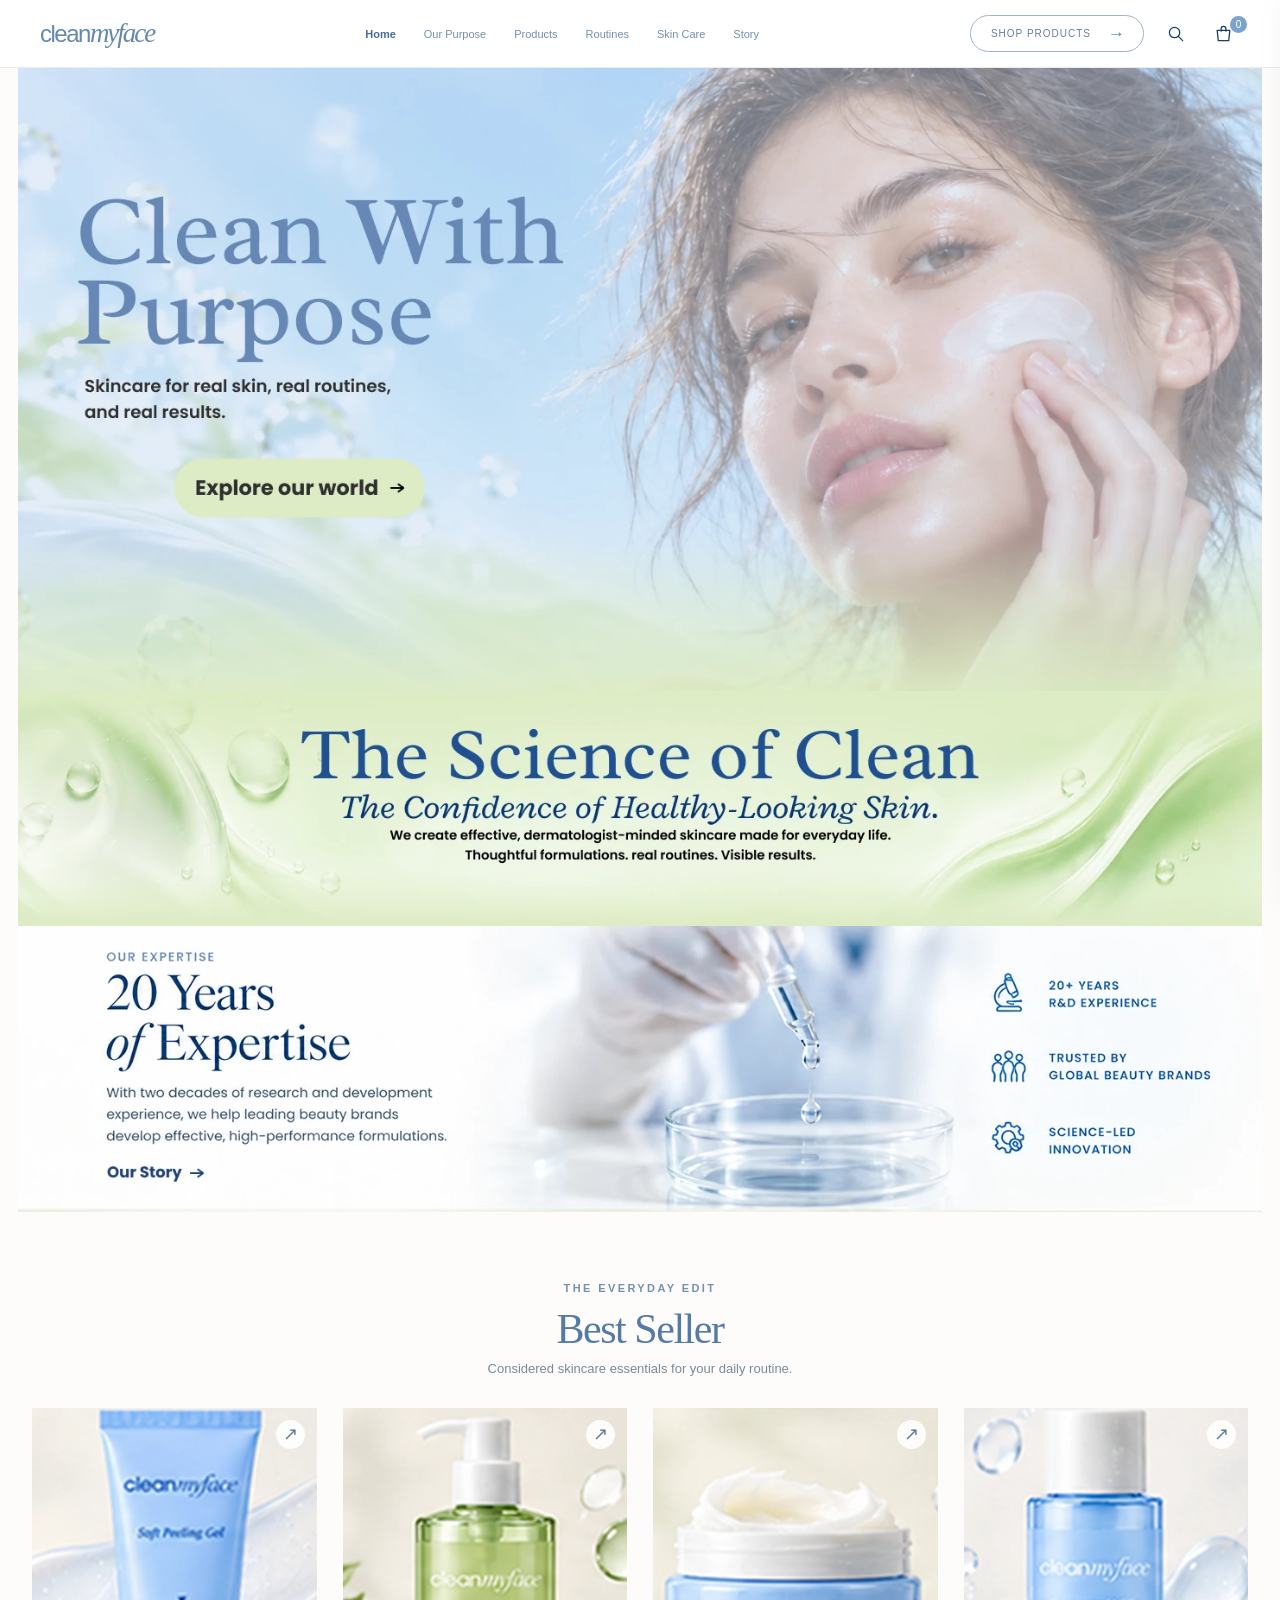
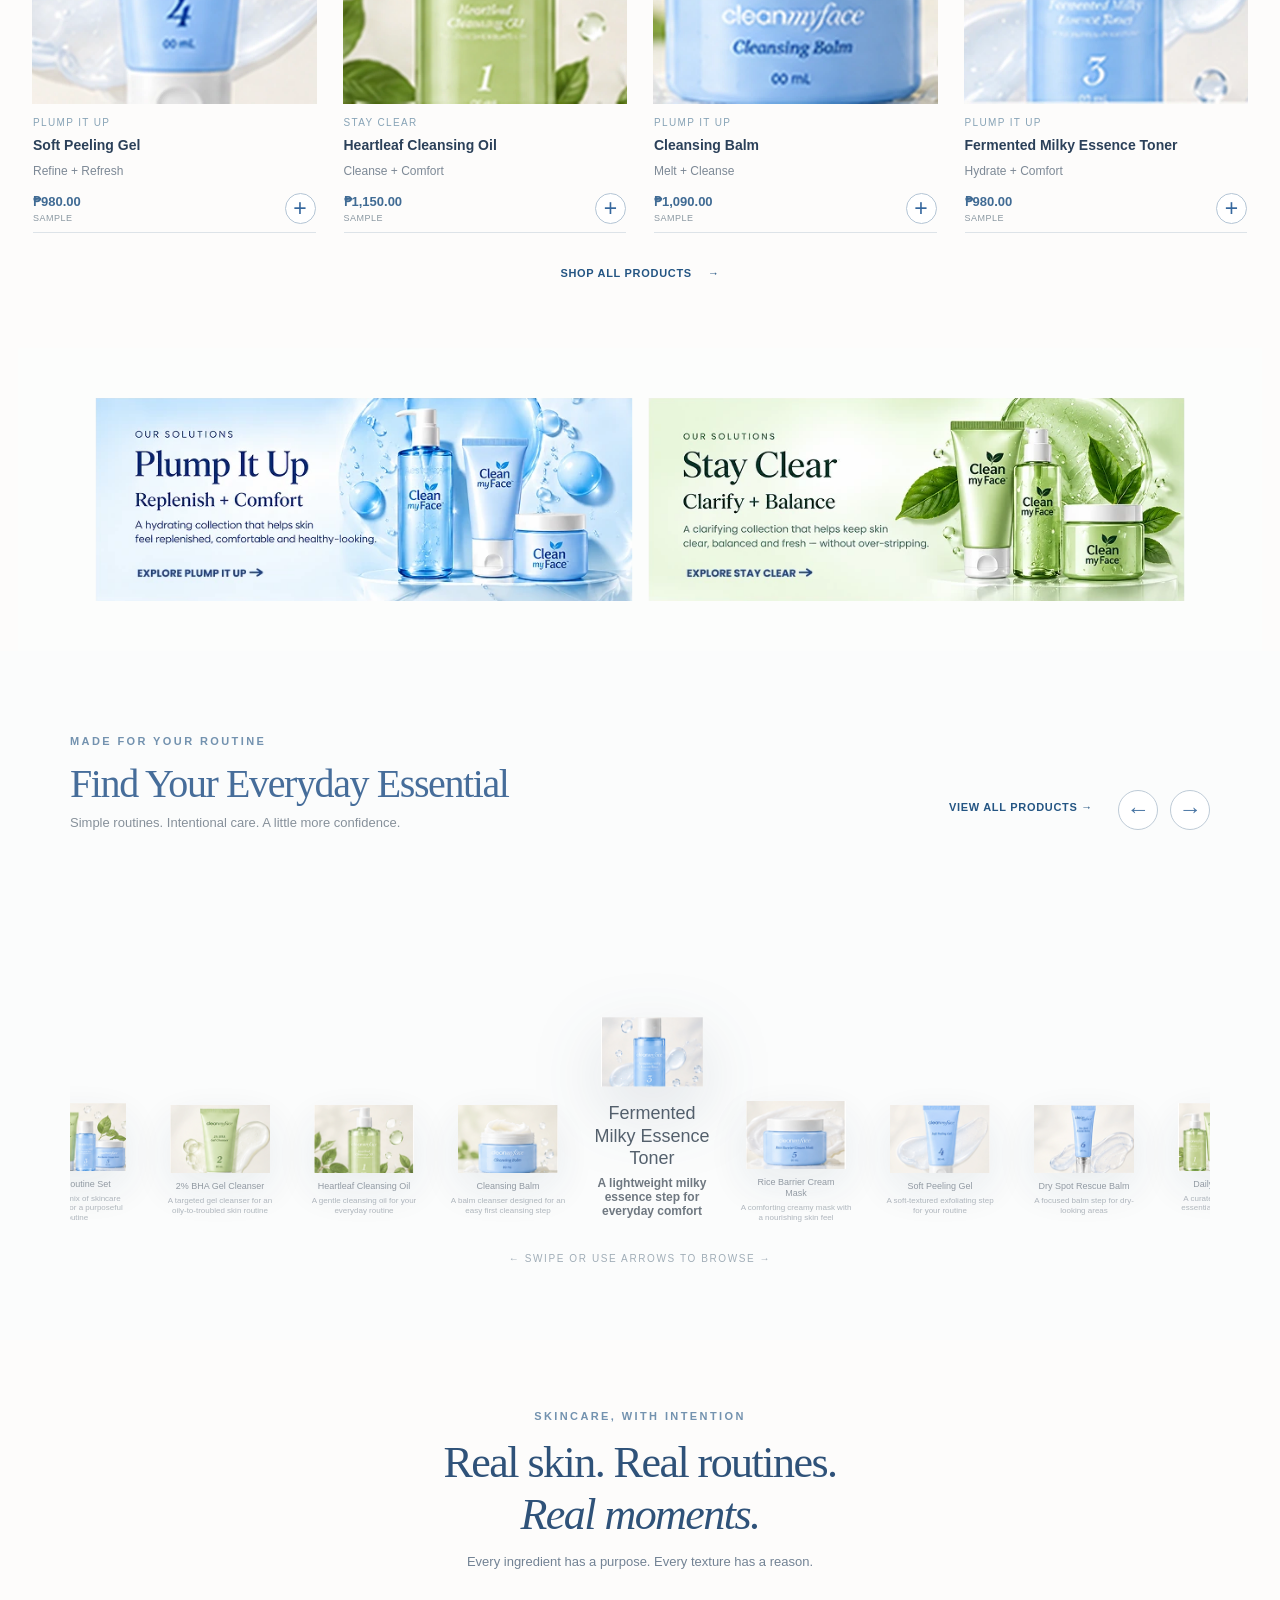
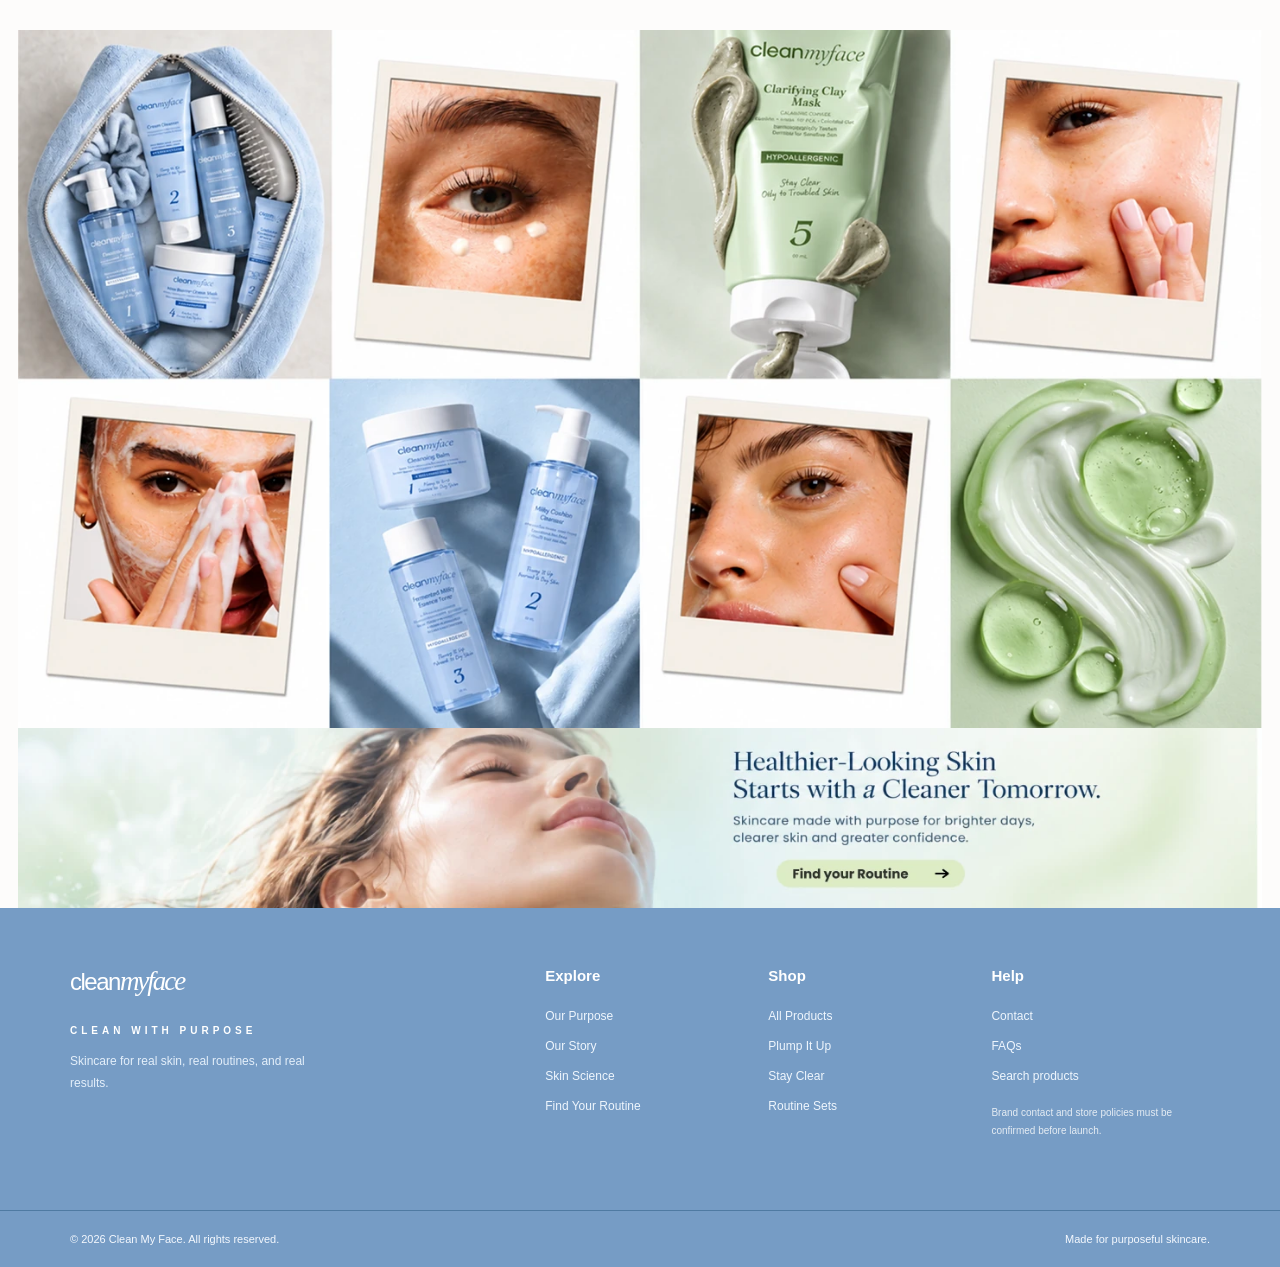
<file: index.html>
<!doctype html><html lang="en"><head><meta charset="utf-8"><meta name="viewport" content="width=device-width,initial-scale=1"><meta name="theme-color" content="#fdfdfb"><meta name="description" content="Clean My Face — purposeful skincare for real skin, real routines, and real results."><title>Clean My Face | Clean with Purpose</title><link rel="stylesheet" href="css/style.css"><link rel="icon" href="favicon.svg" type="image/svg+xml"></head><body>
<header id="site-header" class="site-header"></header>
<main>
 <section class="hero-section" id="top" aria-labelledby="hero-title"><div class="desktop-art hero-art"><img src="assets/hero.webp" alt="Clean with Purpose — a refreshing skincare campaign with a model applying cream." fetchpriority="high"><a href="#purpose" class="art-hotspot hero-hotspot" aria-label="Explore our world: learn about our skincare purpose"></a></div><div class="mobile-hero"><div class="mobile-hero-photo"></div><div class="mobile-hero-copy"><span class="eyebrow">CLEAN MY FACE</span><h1 id="hero-title">Clean With<br><em>Purpose</em></h1><p>Skincare for real skin, real routines, and real results.</p><a class="button button-lime" href="#purpose">Explore our world <span>→</span></a></div></div></section>
 <section class="science-section" id="science"><div class="desktop-art"><img src="assets/about-us.webp" alt="The Science of Clean. The Confidence of Healthy-Looking Skin."></div><div class="mobile-science"><span class="eyebrow">CLEAN WITH PURPOSE</span><h2>The Science of Clean.</h2><p class="serif-italic">The Confidence of Healthy-Looking Skin.</p><p>We create thoughtful, research-driven skincare made for real skin and real routines.</p></div></section>
 <section class="expertise-section" id="story"><div class="desktop-art"><img src="assets/about-cleanser.webp" alt="20 Years of Expertise in research and development, with science-led innovation."><a href="about.html" class="art-hotspot story-hotspot" aria-label="Read our story and formulation philosophy"></a></div><div class="mobile-expertise"><img src="assets/laboratory-mobile.webp" alt="Gloved laboratory researcher working with a pipette"><div class="mobile-expertise-copy"><span class="eyebrow">OUR EXPERTISE</span><h2>20 Years<br><em>of Expertise</em></h2><p>With two decades of research and development experience helping beauty brands develop formulations.</p><a class="text-link" href="about.html">Our Story <span>→</span></a><div class="trust-tags"><span>20+ Years R&amp;D</span><span>Purposeful Formulas</span><span>Science-led Innovation</span></div></div></div></section>
 <section class="section section-bestsellers" id="bestsellers"><div class="section-heading center"><span class="eyebrow">THE EVERYDAY EDIT</span><h2>Best Seller</h2><p>Considered skincare essentials for your daily routine.</p></div><div id="bestseller-grid" class="bestseller-grid"></div><div class="center section-link"><a class="text-link" href="shop.html">Shop all products <span>→</span></a></div></section>
 <section class="solutions-section" id="collections" aria-label="Our two skin solutions"><div class="desktop-art"><img src="assets/product-overview.webp" alt="Plump It Up for moisture and comfort, and Stay Clear for balance and clarity."><a href="shop.html?collection=Plump%20It%20Up" class="art-hotspot plump-hotspot" aria-label="Explore Plump It Up"></a><a href="shop.html?collection=Stay%20Clear" class="art-hotspot clear-hotspot" aria-label="Explore Stay Clear"></a></div><div class="mobile-solutions"><a href="shop.html?collection=Plump%20It%20Up" class="mobile-solution plump"><span class="eyebrow">OUR SOLUTIONS</span><h2>Plump It Up</h2><p>Replenish + Comfort</p><img src="assets/plump-collection-mobile.webp" alt="Blue Plump It Up skincare collection"><span class="text-link">Explore Plump It Up →</span></a><a href="shop.html?collection=Stay%20Clear" class="mobile-solution clear"><span class="eyebrow">OUR SOLUTIONS</span><h2>Stay Clear</h2><p>Clarify + Balance</p><img src="assets/clear-collection-mobile.webp" alt="Green Stay Clear skincare collection"><span class="text-link">Explore Stay Clear →</span></a></div></section>
 <section class="section carousel-section" id="routines"><div class="carousel-heading"><div><span class="eyebrow">MADE FOR YOUR ROUTINE</span><h2>Find Your Everyday Essential</h2><p>Simple routines. Intentional care. A little more confidence.</p></div><div class="carousel-actions"><a class="text-link view-all-carousel" href="shop.html">View all products →</a><button type="button" id="carousel-prev" class="round-arrow" aria-label="Previous product">←</button><button type="button" id="carousel-next" class="round-arrow" aria-label="Next product">→</button></div></div><div class="carousel-window" id="product-carousel" aria-label="Looping product carousel"><div class="carousel-track" id="carousel-track"></div></div><div class="carousel-hint">← Swipe or use arrows to browse →</div></section>
 <section class="editorial-section" id="purpose"><div class="editorial-title"><span class="eyebrow">SKINCARE, WITH INTENTION</span><h2>Real skin. Real routines.<br><em>Real moments.</em></h2><p>Every ingredient has a purpose. Every texture has a reason.</p></div><a href="about.html" class="collage-link" aria-label="Discover the Clean My Face philosophy"><img src="assets/collage.webp" alt="Editorial gallery of skincare products, healthy-looking skin, creamy textures, and calming green botanicals" loading="lazy"></a></section>
 <section class="closing-section"><div class="desktop-art"><img src="assets/explore-new.webp" alt="Healthier-looking skin starts with a cleaner tomorrow."><a class="art-hotspot closing-hotspot" href="shop.html" aria-label="Find your skincare routine"></a></div><div class="mobile-closing"><img src="assets/closing-model-mobile.webp" alt="Model enjoying the sunshine"><div><h2>Healthier-Looking Skin Starts with a Cleaner Tomorrow.</h2><p>Skincare made with purpose for brighter days, clearer skin and greater confidence.</p><a href="shop.html" class="button button-lime">Find your routine →</a></div></div></section>
</main>
<footer id="site-footer" class="site-footer"></footer><script src="js/products.js"></script><script src="js/site.js"></script><script src="js/home.js"></script></body></html>
</file>
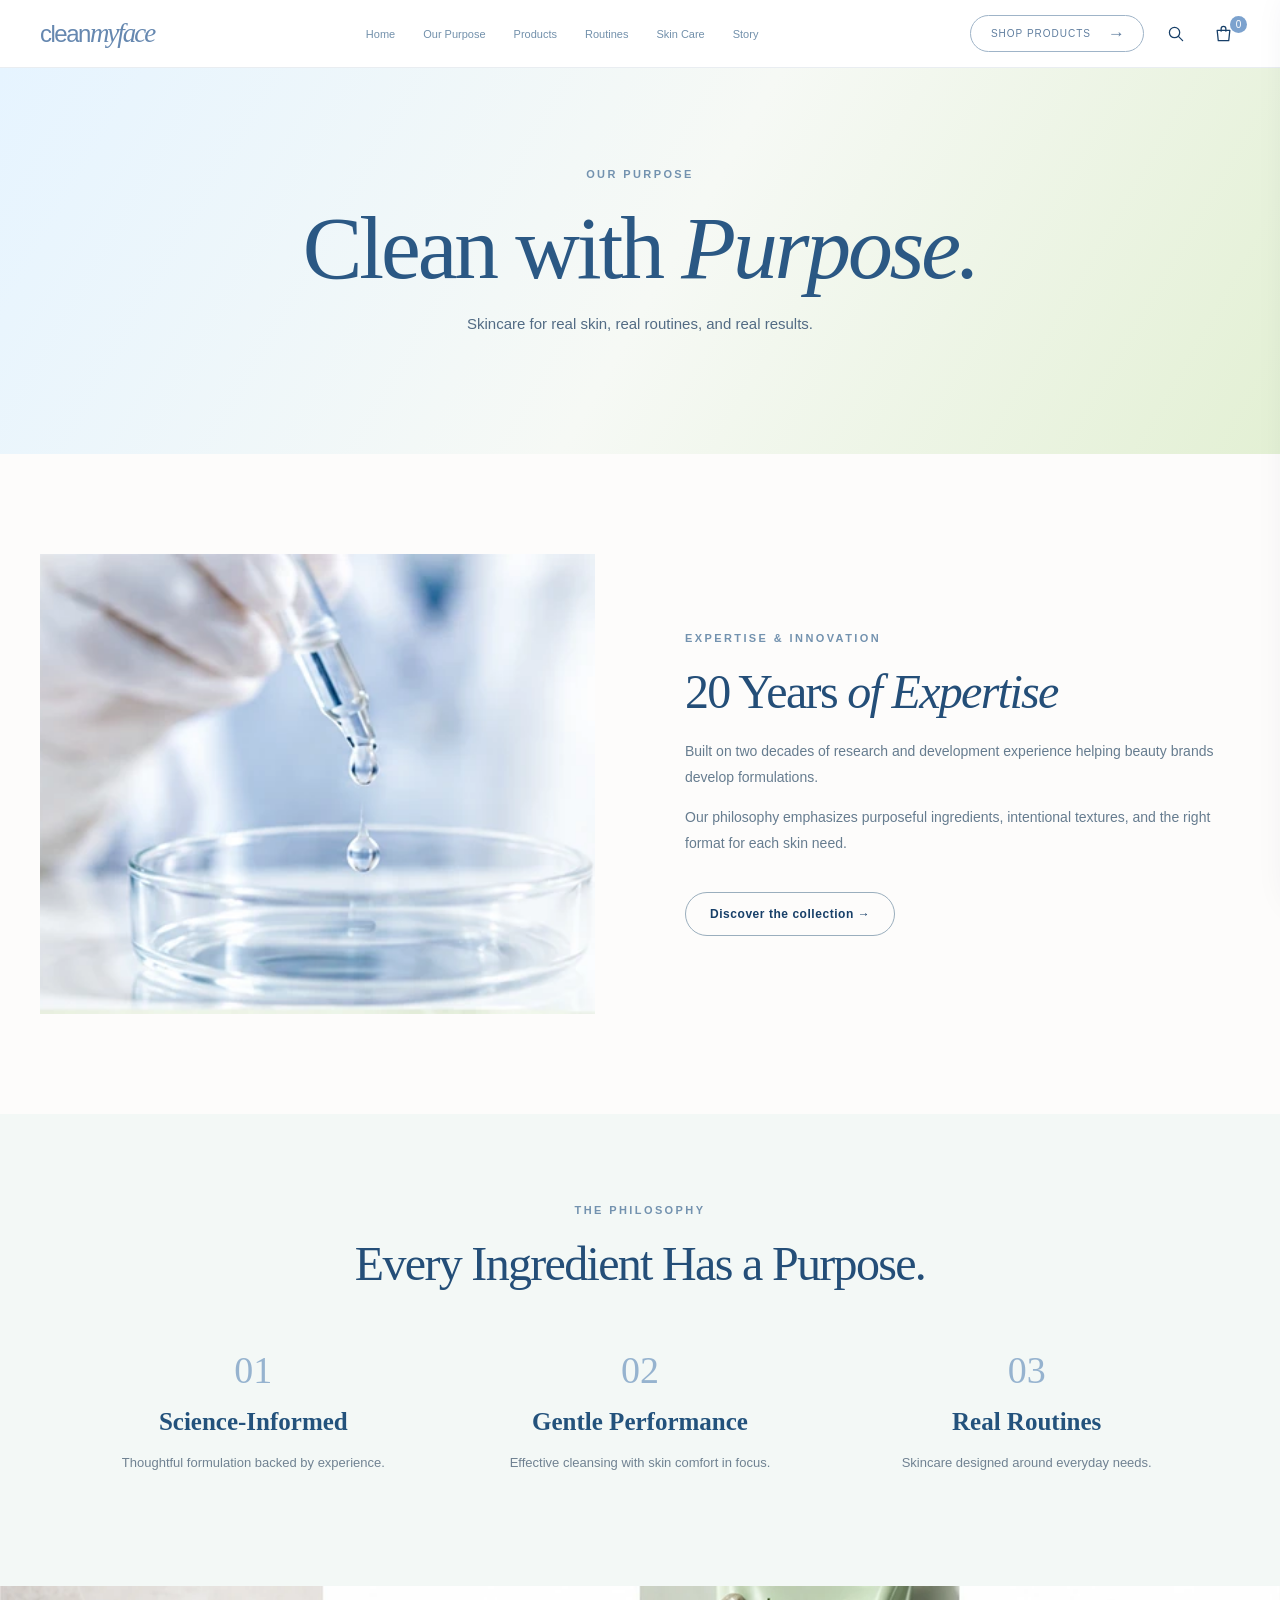
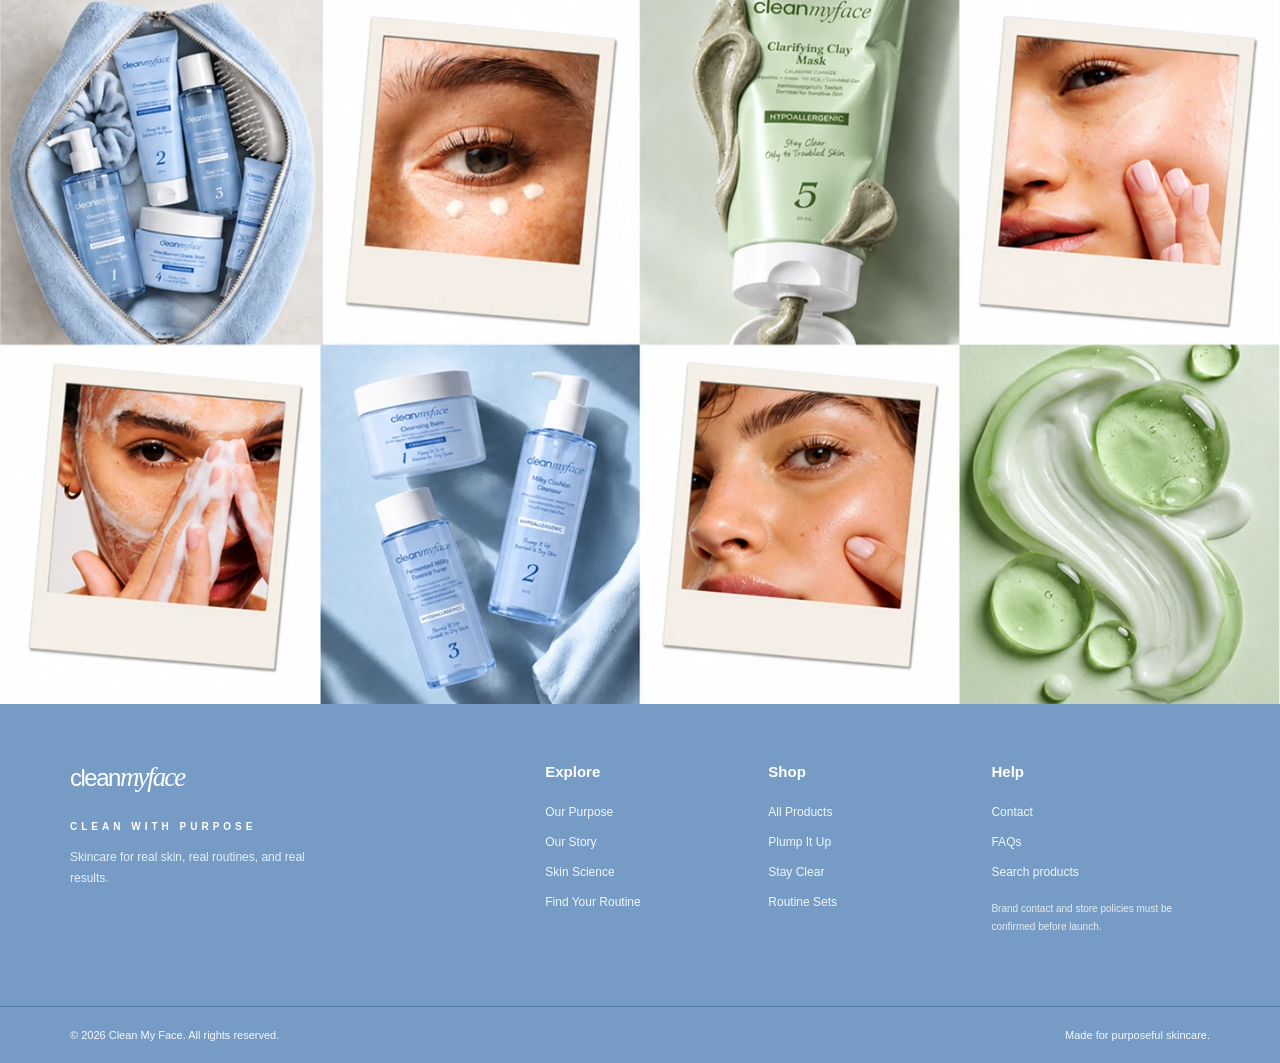
<file: about.html>
<!doctype html><html lang="en"><head><meta charset="utf-8"><meta name="viewport" content="width=device-width,initial-scale=1"><title>Our Purpose | Clean My Face</title><link rel="stylesheet" href="css/style.css"><link rel="icon" href="favicon.svg" type="image/svg+xml"></head><body><header id="site-header" class="site-header"></header><main class="about-page"><section class="about-intro"><span class="eyebrow">OUR PURPOSE</span><h1>Clean with <em>Purpose.</em></h1><p>Skincare for real skin, real routines, and real results.</p></section><section class="about-split"><img src="assets/laboratory-mobile.webp" alt="Researcher using a pipette in a skincare laboratory"><div><span class="eyebrow">EXPERTISE & INNOVATION</span><h2>20 Years <em>of Expertise</em></h2><p>Built on two decades of research and development experience helping beauty brands develop formulations.</p><p>Our philosophy emphasizes purposeful ingredients, intentional textures, and the right format for each skin need.</p><a class="button button-outline" href="shop.html">Discover the collection →</a></div></section><section class="about-values"><span class="eyebrow">THE PHILOSOPHY</span><h2>Every Ingredient Has a Purpose.</h2><div class="values-grid"><div><span>01</span><h3>Science-Informed</h3><p>Thoughtful formulation backed by experience.</p></div><div><span>02</span><h3>Gentle Performance</h3><p>Effective cleansing with skin comfort in focus.</p></div><div><span>03</span><h3>Real Routines</h3><p>Skincare designed around everyday needs.</p></div></div></section><a class="about-gallery" href="shop.html"><img src="assets/collage.webp" loading="lazy" alt="Discover our product and skincare imagery"></a></main><footer id="site-footer" class="site-footer"></footer><script src="js/products.js"></script><script src="js/site.js"></script></body></html>
</file>
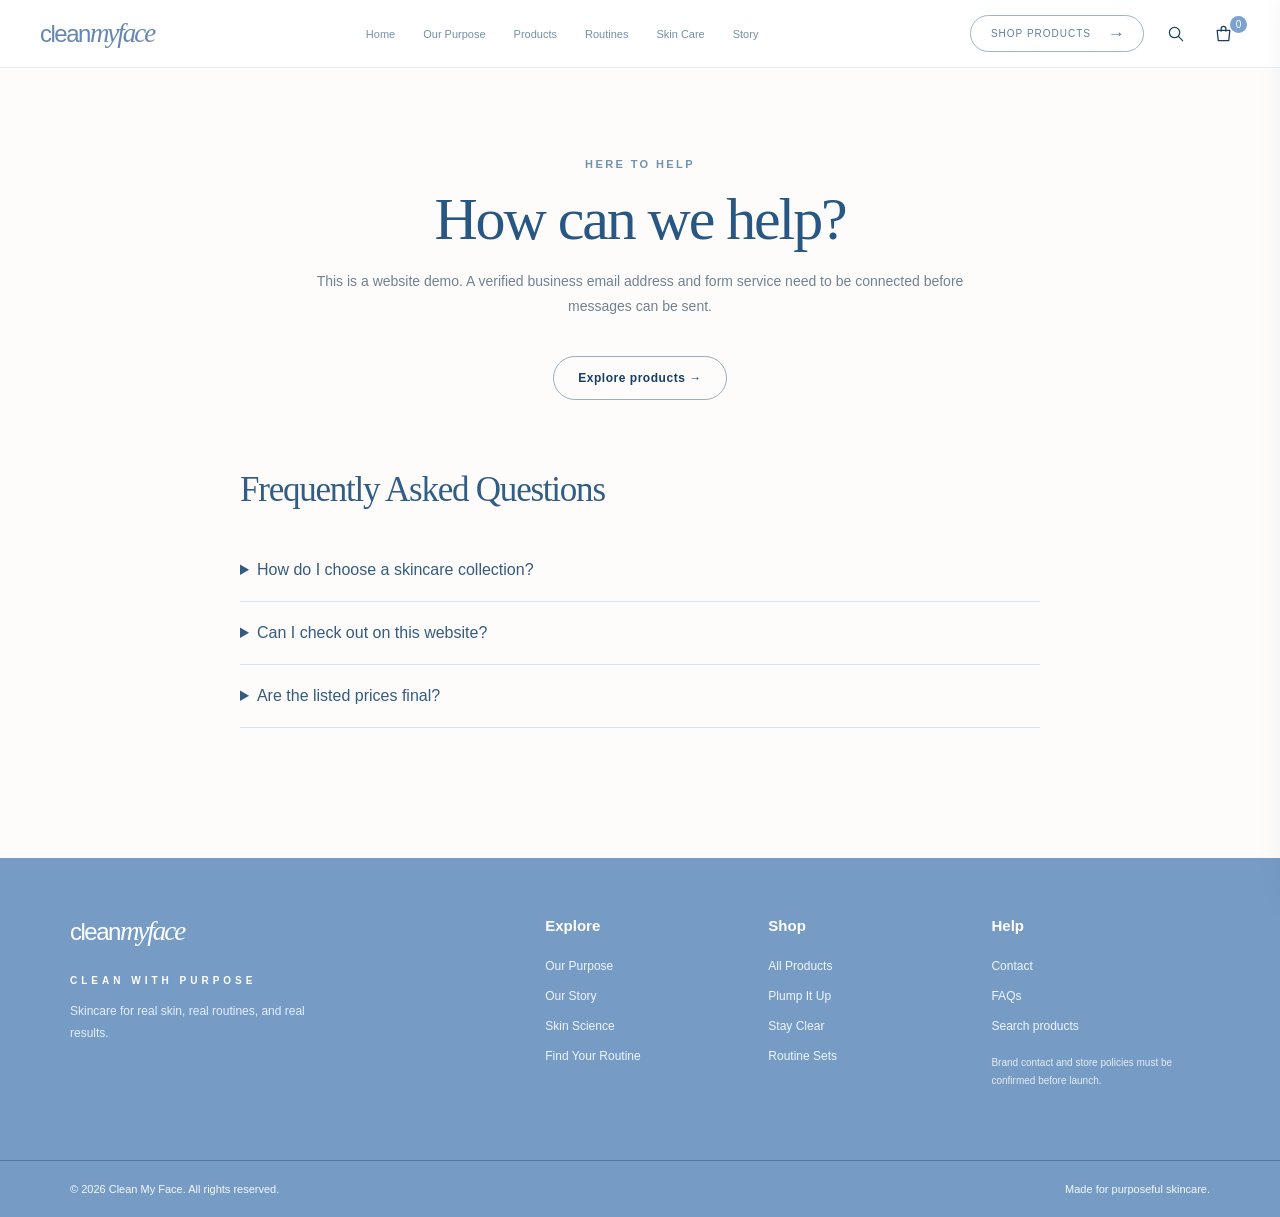
<file: contact.html>
<!doctype html><html lang="en"><head><meta charset="utf-8"><meta name="viewport" content="width=device-width,initial-scale=1"><title>Help & Contact | Clean My Face</title><link rel="stylesheet" href="css/style.css"><link rel="icon" href="favicon.svg" type="image/svg+xml"></head><body><header id="site-header" class="site-header"></header><main class="contact-page"><div class="contact-intro"><span class="eyebrow">HERE TO HELP</span><h1>How can we help?</h1><p>This is a website demo. A verified business email address and form service need to be connected before messages can be sent.</p><a href="shop.html" class="button button-outline">Explore products →</a></div><section id="faq" class="faq-section"><h2>Frequently Asked Questions</h2><details><summary>How do I choose a skincare collection?</summary><p>Plump It Up is designed around replenishing comfort, while Stay Clear focuses on clarifying and balancing routines. Browse the collections for their product details.</p></details><details><summary>Can I check out on this website?</summary><p>The current version is a functional storefront prototype. The shopping bag works in your browser, but real payment and order fulfillment are not connected yet.</p></details><details><summary>Are the listed prices final?</summary><p>No. All prices are placeholders used to demonstrate the interface and need the store owner's approval before launch.</p></details></section></main><footer id="site-footer" class="site-footer"></footer><script src="js/products.js"></script><script src="js/site.js"></script></body></html>
</file>
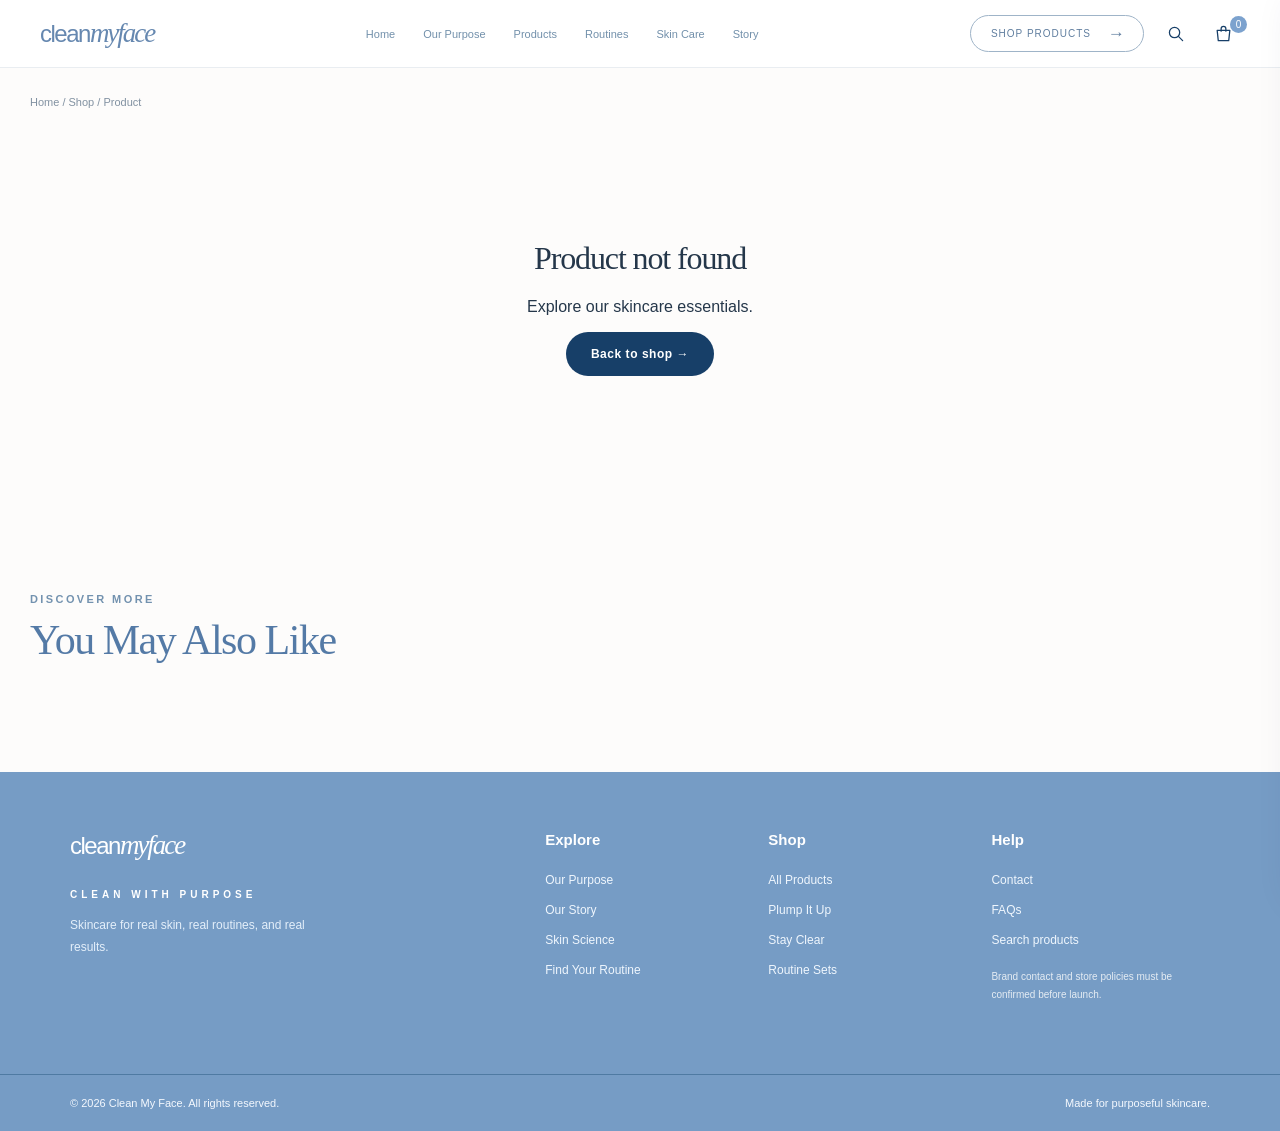
<file: product.html>
<!doctype html><html lang="en"><head><meta charset="utf-8"><meta name="viewport" content="width=device-width,initial-scale=1"><title>Product Details | Clean My Face</title><meta name="theme-color" content="#fdfdfb"><link rel="stylesheet" href="css/style.css"><link rel="icon" href="favicon.svg" type="image/svg+xml"></head><body><header id="site-header" class="site-header"></header><main class="product-page"><nav class="breadcrumbs" aria-label="Breadcrumb"><a href="index.html">Home</a> / <a href="shop.html">Shop</a> / <span id="breadcrumb-product">Product</span></nav><div id="product-detail"></div><section class="related-section"><div class="section-heading"><span class="eyebrow">DISCOVER MORE</span><h2>You May Also Like</h2></div><div class="related-grid" id="related-products"></div></section></main><footer id="site-footer" class="site-footer"></footer><script src="js/products.js"></script><script src="js/site.js"></script><script src="js/product.js"></script></body></html>
</file>
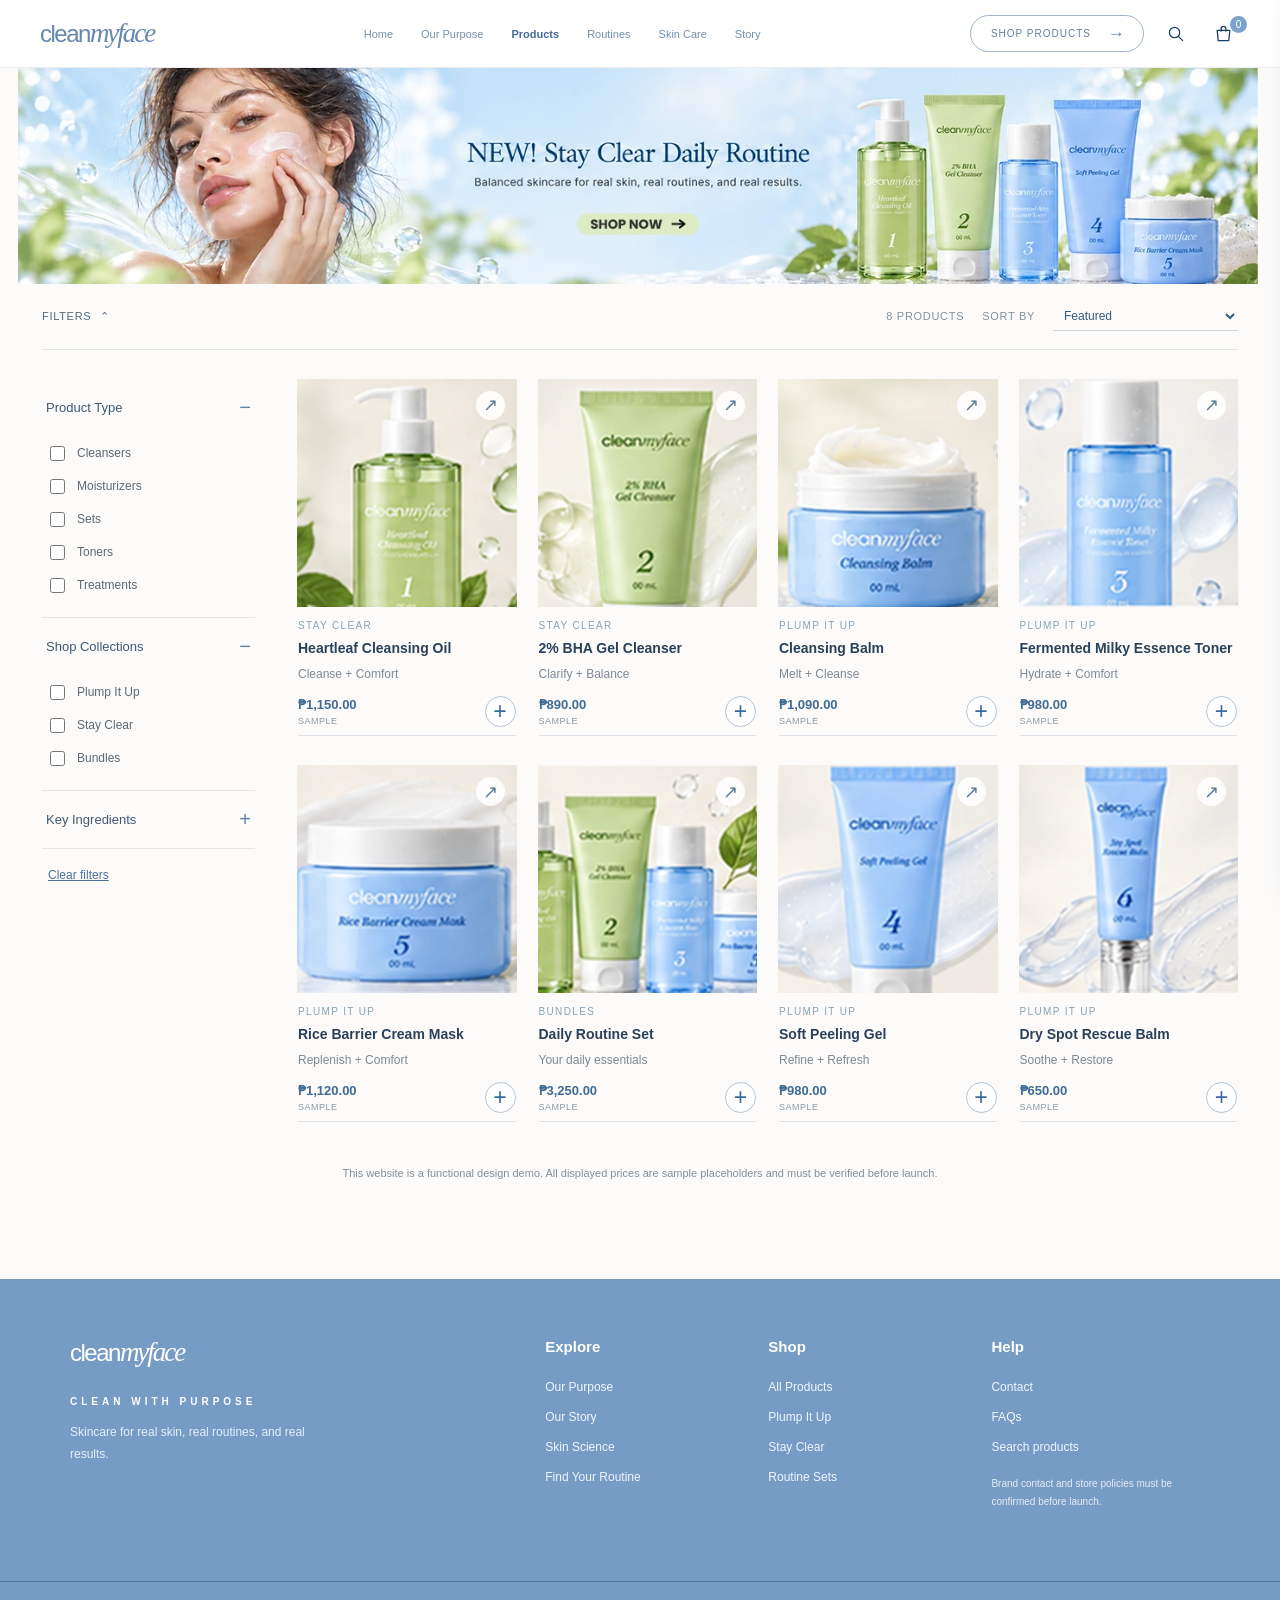
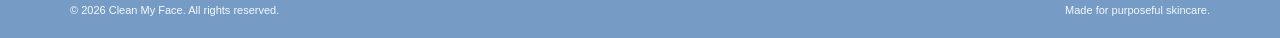
<file: shop.html>
<!doctype html><html lang="en"><head><meta charset="utf-8"><meta name="viewport" content="width=device-width,initial-scale=1"><meta name="theme-color" content="#fdfdfb"><meta name="description" content="Explore purposeful skincare collections — Plump It Up and Stay Clear."><title>Shop | Clean My Face</title><link rel="stylesheet" href="css/style.css"><link rel="icon" href="favicon.svg" type="image/svg+xml"></head><body>
<header id="site-header" class="site-header"></header><main class="shop-main">
 <section class="shop-hero"><div class="desktop-art"><img src="assets/hero-header.webp" alt="Stay Clear Daily Routine — balanced skincare for real skin, real routines, and real results."><a class="art-hotspot shop-hero-hotspot" href="#shop-products" aria-label="Shop now; jump to products"></a></div><div class="mobile-shop-hero"><div class="mobile-shop-model"></div><div class="mobile-shop-copy"><span class="eyebrow">CLEAN MY FACE</span><h1>Stay Clear<br><em>Daily Routine</em></h1><p>Balanced skincare for real skin, real routines, and real results.</p><a class="button button-lime" href="#shop-products">Shop now →</a></div><img src="assets/shop-products-mobile.webp" alt="Stay Clear and Plump It Up products" class="mobile-shop-products"></div></section>
 <section id="shop-products" class="shop-container"><div class="shop-toolbar"><button type="button" id="filter-toggle" aria-expanded="true" aria-controls="filter-sidebar"><span>FILTERS</span><span id="filter-chevron">⌃</span></button><div class="shop-toolbar-right"><span id="results-count">8 products</span><label class="sort-label" for="sort-select">SORT BY</label><select id="sort-select" aria-label="Sort products"><option value="featured">Featured</option><option value="name">Name A–Z</option><option value="low">Sample price: Low to High</option><option value="high">Sample price: High to Low</option></select></div></div>
 <div class="shop-content"><aside class="filter-sidebar" id="filter-sidebar"><div class="filter-group"><button class="filter-heading" type="button" aria-expanded="true">Product Type <span>−</span></button><div class="filter-options" id="type-filters"></div></div><div class="filter-group"><button class="filter-heading" type="button" aria-expanded="true">Shop Collections <span>−</span></button><div class="filter-options" id="collection-filters"></div></div><div class="filter-group"><button class="filter-heading" type="button" aria-expanded="false">Key Ingredients <span>+</span></button><div class="filter-options is-collapsed" id="ingredient-filters"></div></div><button type="button" class="clear-filters" id="reset-filters">Clear filters</button></aside>
 <div class="shop-results"><div id="active-filters" class="active-filters"></div><div id="shop-grid" class="shop-grid"></div><div id="shop-empty" class="shop-empty" hidden><h2>No products found</h2><p>Try another collection or clear your filters.</p><button type="button" class="button button-outline" id="empty-reset">Clear filters</button></div></div></div><p class="shop-pricing-note">This website is a functional design demo. All displayed prices are sample placeholders and must be verified before launch.</p></section>
</main><footer id="site-footer" class="site-footer"></footer><script src="js/products.js"></script><script src="js/site.js"></script><script src="js/shop.js"></script></body></html>
</file>
<file: css/style.css>
/* CLEAN MY FACE — Static, mobile-first friendly, GitHub Pages-ready demo.
   Accent colors, spacing, image positioning, and type styles are editable here. */
:root{--blue:#6e92bd;--deep:#244d78;--navy:#173f68;--mint:#e2efc9;--ink:#25374a;--muted:#607181;--light:#fcfbf9;--line:#e7e9e7;--radius:10px;--content:1230px;--shadow:0 16px 55px rgba(26,64,95,.10)}
*{box-sizing:border-box}html{scroll-behavior:smooth}body{margin:0;background:#fdfcfb;color:var(--ink);font-family:Arial,Helvetica,sans-serif;-webkit-font-smoothing:antialiased}body.modal-open{overflow:hidden}img{display:block;max-width:100%}button,select,input{font:inherit}button{cursor:pointer}a{text-decoration:none;color:inherit}a:focus-visible,button:focus-visible,input:focus-visible,select:focus-visible,summary:focus-visible{outline:3px solid #4b90d5;outline-offset:3px}[hidden]{display:none!important}h1,h2,h3,p{margin-top:0}h1,h2,.serif,.serif-italic{font-family:Georgia,'Times New Roman',serif;font-weight:400}h1 em,h2 em,.serif-italic{font-weight:400}h2{letter-spacing:-.035em}h1{letter-spacing:-.035em}section[id],div[id]{scroll-margin-top:78px}.eyebrow{display:block;font-size:11px;text-transform:uppercase;letter-spacing:2.4px;font-weight:700;color:#7392af}.button{display:inline-flex;align-items:center;justify-content:center;gap:15px;border:1px solid transparent;border-radius:30px;padding:14px 24px;font-size:12px;letter-spacing:.045em;font-weight:700;white-space:nowrap;transition:background .25s,transform .25s,border-color .25s;text-align:center}.button:hover{transform:translateY(-2px)}.button-lime{background:var(--mint);color:#233648}.button-lime:hover{background:#d4e4af}.button-primary{background:var(--navy);color:white}.button-primary:hover{background:#376c9d}.button-outline{border-color:#9aaebd;color:var(--navy);background:transparent}.button-outline:hover{background:#eaf1f6}.text-link{display:inline-flex;gap:16px;align-items:center;color:#245583;text-transform:uppercase;letter-spacing:.7px;font-size:11px;font-weight:700;border-bottom:1px solid transparent;padding-bottom:4px}.text-link:hover{border-bottom-color:currentColor}.section{padding:68px max(32px,calc((100% - var(--content))/2))}.center{text-align:center}.fineprint{font-size:11px;line-height:1.6;color:#79848d}
/* Header */
.site-header{position:relative;z-index:80;background:rgba(255,255,255,.96);border-bottom:1px solid #e9edf1;min-height:67px}.header-inner{height:67px;margin:auto;max-width:1440px;padding:0 40px;display:flex;align-items:center;justify-content:space-between;gap:22px}.brand{white-space:nowrap;letter-spacing:-1.5px;color:#6688b0;display:inline-flex;align-items:baseline;font-size:24px}.brand span{font-weight:400;letter-spacing:-1.5px}.brand em{font-family:Georgia,serif;font-weight:400;font-style:italic;font-size:27px;letter-spacing:-2px}.desktop-nav{display:flex;gap:28px;align-items:center}.nav-link{font-size:11px;color:#7290ab;transition:color .2s;white-space:nowrap}.nav-link:hover,.nav-link.is-current{color:#446b9b;font-weight:700}.header-actions{display:flex;align-items:center;gap:15px}.header-shop{border:1px solid #9fb4c8;padding:9px 17px 9px 20px;border-radius:30px;text-transform:uppercase;letter-spacing:1px;font-size:10px;color:#607e9f;white-space:nowrap;display:flex;gap:17px;align-items:center}.header-shop:hover{background:#edf5fb}.header-shop span{font-size:17px;line-height:1}.icon-button{border:0;background:transparent;width:33px;height:34px;display:grid;place-items:center;color:var(--navy);position:relative;font-size:29px;font-weight:300;padding:4px}.icon-button svg{width:19px;height:19px;fill:none;stroke:currentColor;stroke-width:1.6;stroke-linecap:round;stroke-linejoin:round}.cart-count{position:absolute;top:-1px;right:-7px;background:#7ca2ce;color:white;border-radius:20px;min-width:17px;height:17px;padding:0 3px;font-size:10px;display:grid;place-items:center}.menu-toggle,.mobile-nav{display:none}
/* Artwork: the supplied desktop sections preserve the exact approved visuals. */
.desktop-art{position:relative;line-height:0;width:100%;overflow:hidden}.desktop-art>img{width:100%;height:auto;object-fit:contain}.art-hotspot{display:block;position:absolute;z-index:3;background:transparent;border-radius:30px}.art-hotspot:focus-visible{outline:3px solid #2865a0;outline-offset:4px}.hero-hotspot{left:12.2%;top:61%;width:20%;height:13%}.story-hotspot{left:4%;top:72%;width:16%;height:20%}.plump-hotspot{left:6%;top:68%;width:24%;height:20%}.clear-hotspot{left:51%;top:68%;width:24%;height:20%}.closing-hotspot{left:54%;top:54%;width:20%;height:25%}.shop-hero-hotspot{left:44%;top:62%;width:12%;height:22%}.mobile-hero,.mobile-science,.mobile-expertise,.mobile-solutions,.mobile-closing,.mobile-shop-hero{display:none}
.hero-section,.science-section,.expertise-section,.solutions-section,.closing-section{max-width:1440px;margin:0 auto}.science-section{margin-top:-1px}.expertise-section{background:#f8fcff}
/* Best seller products */
.section-heading h2{font-size:42px;color:#547aa6;line-height:1.1;margin:12px 0 9px}.section-heading p{font-size:13px;color:#798997}.section-bestsellers{padding-top:70px;padding-bottom:64px}.bestseller-grid{max-width:1230px;display:grid;grid-template-columns:repeat(4,minmax(0,1fr));gap:26px;margin:32px auto 0}.section-link{margin-top:30px}.product-card{min-width:0;display:flex;flex-direction:column;transition:transform .2s}.product-card:hover{transform:translateY(-3px)}.product-image{display:block;position:relative;overflow:hidden;background:#f4f2ee;aspect-ratio:1/1.04}.product-image img{width:100%;height:100%;object-fit:cover;transition:transform .6s cubic-bezier(.3,.7,.2,1)}.product-card:hover .product-image img{transform:scale(1.07)}.product-card-arrow{position:absolute;top:12px;right:12px;width:29px;height:29px;border-radius:50%;background:rgba(255,255,255,.87);display:grid;place-items:center;color:#607d99;font-size:18px}.product-card-body{padding:13px 1px 0;display:flex;flex:1;flex-direction:column}.product-category{font-size:10px;letter-spacing:1.35px;color:#87a3b6;text-transform:uppercase;margin-bottom:8px}.product-name{font-size:14px;font-weight:700;color:#2b4059;line-height:1.35}.product-name:hover{color:#447db4}.product-card-body p{font-size:12px;color:#7d8996;margin:7px 0 10px;line-height:1.5}.product-card-bottom{display:flex;align-items:center;justify-content:space-between;margin-top:auto;padding:3px 0 8px;border-bottom:1px solid #dde3e8}.product-price{font-size:13px;color:#406b94;font-weight:700}.product-price small{display:block;font-size:9px;text-transform:uppercase;letter-spacing:.5px;color:#8997a1;font-weight:400;margin-top:4px}.quick-add{border:1px solid #b4c5d5;color:#36689e;background:white;width:31px;height:31px;border-radius:50%;font-size:23px;line-height:1;transition:background .2s,color .2s}.quick-add:hover{background:#356fa6;color:#fff}
/* Collection art */
.solutions-section{background:#fcfdfc}.solutions-section .desktop-art{margin:0 auto}
/* Carousel */
.carousel-section{background:#fbfcfc;padding-top:69px;padding-bottom:62px}.carousel-heading{display:flex;max-width:1230px;margin:0 auto 30px;justify-content:space-between;gap:32px;align-items:end}.carousel-heading h2{font-size:40px;color:#466d9a;margin:13px 0 8px}.carousel-heading p{font-size:13px;color:#86909a;margin:0}.carousel-actions{display:flex;align-items:center;gap:12px;white-space:nowrap}.view-all-carousel{margin-right:13px}.round-arrow{border:1px solid #becbd7;background:white;color:#4774a3;width:40px;height:40px;border-radius:50%;font-size:23px;transition:background .2s}.round-arrow:hover{background:#eaf3fc}.carousel-window{width:100%;max-width:1230px;margin:0 auto;overflow:hidden;touch-action:pan-y;cursor:grab}.carousel-window:active{cursor:grabbing}.carousel-track{display:flex;gap:19px;align-items:stretch;will-change:transform}.carousel-item{width:240px;flex:0 0 240px}.carousel-item .product-image{aspect-ratio:1/.92}.carousel-item .product-card-body{min-height:130px}.carousel-hint{text-align:center;margin-top:26px;color:#a0adb7;font-size:10px;letter-spacing:1.6px;text-transform:uppercase}
/* Editorial / closing */
.editorial-section{max-width:1440px;margin:0 auto}.editorial-title{text-align:center;padding:70px 20px 48px}.editorial-title h2{font-size:44px;color:#2f5279;margin:15px 0 14px;line-height:1.18}.editorial-title p{font-size:13px;color:#728294}.collage-link{display:block;overflow:hidden}.collage-link img{width:100%;height:auto;transition:transform .6s}.collage-link:hover img{transform:scale(1.016)}.closing-section{background:#edf8f6}
/* Footer */
.site-footer{background:#769cc5;color:white}.footer-main{max-width:1440px;margin:auto;padding:58px 70px 70px;display:grid;grid-template-columns:2.5fr 1fr 1fr 1.3fr;gap:55px}.brand-light{color:white}.footer-tagline{letter-spacing:4px!important;color:#fff!important;font-weight:700;font-size:10px!important;margin-top:25px!important}.footer-brand>p{max-width:250px;color:#e4effa;line-height:1.8;font-size:12px;margin:11px 0}.footer-col{display:flex;flex-direction:column;align-items:flex-start;gap:12px}.footer-col h3{font-size:15px;margin:1px 0 11px}.footer-col a,.footer-text-button{font-size:12px;color:#eff6fd;line-height:1.5}.footer-col a:hover,.footer-text-button:hover{text-decoration:underline}.footer-text-button{background:none;border:0;padding:0}.footer-note{color:#e5ecf3;font-size:10px;line-height:1.8;margin-top:7px;max-width:200px}.footer-bottom{max-width:1440px;padding:22px 70px;margin:auto;display:flex;justify-content:space-between;gap:20px;border-top:1px solid rgba(20,71,109,.4);font-size:11px;color:#f4f8fe}
/* Shop */
.shop-main{min-height:700px;background:#fcfbfa}.shop-hero{max-width:1440px;margin:auto}.shop-container{max-width:1300px;margin:0 auto;padding:0 32px 100px}.shop-toolbar{height:66px;display:flex;justify-content:space-between;align-items:center;border-bottom:1px solid #e3e6e6}.shop-toolbar button{background:none;border:0;font-size:11px;color:#506a80;letter-spacing:.7px;padding:8px 0}.shop-toolbar button span+span{margin-left:9px}.shop-toolbar-right{display:flex;align-items:center;gap:18px}.shop-toolbar-right span,.sort-label{font-size:11px;text-transform:uppercase;color:#83919a;letter-spacing:.7px}.shop-toolbar select{border:0;border-bottom:1px solid #cdd7e0;background:transparent;padding:6px 18px 6px 7px;outline-offset:4px;color:#355b7b;font-size:12px;max-width:185px}.shop-content{display:grid;grid-template-columns:213px 1fr;gap:42px;padding-top:29px}.shop-content.filters-hidden{grid-template-columns:1fr}.filter-sidebar{width:100%}.filter-sidebar.sidebar-hidden{display:none}.filter-group{border-bottom:1px solid #e6e8e8}.filter-heading{width:100%;background:transparent;border:0;padding:17px 4px;display:flex;justify-content:space-between;align-items:center;text-align:left;font-size:13px;color:#405973}.filter-heading span{font-size:20px;font-weight:300;color:#66839f}.filter-options{display:flex;flex-direction:column;gap:12px;padding:7px 4px 21px}.filter-options.is-collapsed{display:none}.filter-option{display:flex;align-items:center;gap:9px;font-size:12px;color:#5c6974;cursor:pointer;line-height:1.3}.filter-option input{accent-color:#648bb9;width:15px;height:15px}.clear-filters{background:transparent;border:0;margin:18px 0;color:#4b7198;font-size:12px;text-decoration:underline}.active-filters{display:flex;flex-wrap:wrap;gap:8px;margin-bottom:16px}.active-filters:empty{display:none}.filter-chip{background:#e8f0f5;border:0;border-radius:25px;color:#3c678d;padding:8px 13px;font-size:11px}.shop-grid{display:grid;grid-template-columns:repeat(4,minmax(0,1fr));gap:29px 21px}.shop-empty{padding:90px 20px;text-align:center;background:#eff4f5}.shop-empty h2{font-size:32px}.shop-pricing-note{font-size:11px;color:#80909c;text-align:center;margin:45px 0 0}
/* Product detail page */
.product-page{max-width:1280px;margin:auto;padding:28px 30px 100px}.breadcrumbs{font-size:11px;color:#8191a1;margin:0 0 25px}.breadcrumbs a:hover{text-decoration:underline}.product-detail-grid{display:grid;grid-template-columns:1fr 1fr;gap:76px;align-items:center}.detail-image{background:#f2f4f3;overflow:hidden}.detail-image img{width:100%;max-height:580px;object-fit:cover;aspect-ratio:1}.detail-info{padding:15px 10px 15px 0}.detail-info h1{font-size:clamp(34px,4vw,57px);color:#224b76;line-height:1.07;margin:18px 0 12px}.detail-benefit{font-family:Georgia,serif;font-size:21px;color:#6284a7}.detail-divider{height:1px;background:#e3e5e6;margin:26px 0}.detail-info>p:not(.detail-benefit):not(.fineprint){max-width:490px;color:#657583;font-size:14px;line-height:1.8}.detail-meta{margin:25px 0;display:flex;gap:40px;font-size:12px;color:#5c7086}.detail-meta span{display:flex;flex-direction:column;gap:10px}.detail-meta strong{color:#1d4870}.detail-price{font-size:26px;color:#2b5982;font-family:Georgia,serif;margin:26px 0}.detail-price small{font:11px Arial,sans-serif;color:#8292a0}.detail-buy{display:flex;align-items:center;gap:16px;margin:19px 0}.quantity-control{border:1px solid #dae3e8;display:inline-flex;align-items:center;justify-content:center;border-radius:3px;height:29px}.quantity-control button{width:26px;height:27px;background:transparent;border:0;color:#38699b}.quantity-control span{font-size:12px;min-width:24px;text-align:center}.quantity-control.large{height:47px}.quantity-control.large button{height:45px;width:35px}.quantity-control.large span{min-width:29px}.detail-info .text-link{margin-top:25px}.related-section{margin-top:110px}.related-grid{display:grid;grid-template-columns:repeat(4,minmax(0,1fr));gap:25px}.product-not-found{min-height:350px;display:flex;flex-direction:column;align-items:center;justify-content:center}
/* About / Contact */
.about-page,.contact-page{max-width:1440px;margin:auto}.about-intro{text-align:center;padding:100px 20px 107px;background:linear-gradient(120deg,#e6f4ff,#f6f9f5 52%,#e3f0d4)}.about-intro h1{font-size:clamp(48px,7vw,95px);color:#2b5884;margin:16px 0}.about-intro p{font-size:15px;color:#526b84}.about-split{display:grid;grid-template-columns:1fr 1fr;align-items:center;gap:90px;padding:100px max(40px,calc((100% - 1200px)/2))}.about-split img{width:100%;height:460px;object-fit:cover}.about-split h2,.about-values h2{font-size:48px;color:#244e78;margin:20px 0}.about-split p{line-height:1.85;color:#667c8f;font-size:14px}.about-split .button{margin-top:21px}.about-values{padding:90px 40px 100px;text-align:center;background:#f3f8f6}.values-grid{display:grid;grid-template-columns:repeat(3,1fr);max-width:1100px;margin:57px auto 0;gap:60px}.values-grid span{color:#96b3cf;font-family:Georgia,serif;font-size:38px}.values-grid h3{font-family:Georgia,serif;font-size:25px;color:#23527c;margin:16px 0}.values-grid p{line-height:1.65;color:#708292;font-size:13px}.about-gallery img{width:100%}.contact-page{padding:90px 40px 130px}.contact-intro{text-align:center;max-width:650px;margin:0 auto 70px}.contact-intro h1{font-size:60px;color:#295783;margin:15px 0}.contact-intro p{line-height:1.8;color:#718293;font-size:14px}.contact-intro .button{margin-top:23px}.faq-section{max-width:800px;margin:0 auto}.faq-section h2{font-size:35px;color:#325d84}.faq-section details{border-bottom:1px solid #dae4ea;padding:22px 0}.faq-section summary{cursor:pointer;font-size:16px;color:#355b7e;display:list-item}.faq-section details p{line-height:1.7;font-size:13px;color:#6a7887;margin:15px 0 5px}
/* Drawers, search & toasts */
.overlay{position:fixed;inset:0;z-index:95;background:rgba(14,36,60,.33);backdrop-filter:blur(2px)}.drawer{position:fixed;right:0;top:0;bottom:0;width:min(440px,100vw);background:#fff;z-index:99;transform:translateX(105%);transition:transform .35s ease;display:flex;flex-direction:column;box-shadow:-10px 0 35px #17314f16}.drawer.is-open{transform:translateX(0)}.drawer-top{padding:23px 24px;border-bottom:1px solid #e7edf0;display:flex;align-items:center;justify-content:space-between}.drawer-top h2{font-size:29px;color:#234b76;margin:0}.drawer-top h2 span{font-family:Arial;font-size:10px;color:#9cacb6;letter-spacing:1px;text-transform:uppercase;margin-left:5px}.drawer-contents{overflow-y:auto;flex:1;padding:20px 23px}.empty-cart{text-align:center;margin-top:70px}.empty-cart>span{font-size:53px;color:#adc8e2}.empty-cart h3{font:29px Georgia,serif;color:#295681;margin:15px 0 12px}.empty-cart p{font-size:13px;color:#8896a2;line-height:1.7;margin-bottom:26px}.drawer-bottom{padding:24px;border-top:1px solid #e4e9ec}.cart-total{display:flex;justify-content:space-between;color:#284d72;font-size:14px}.drawer-bottom .button{width:100%;margin-top:13px}.view-bag-shop{display:block;text-align:center;color:#6184a5;font-size:12px;margin-top:18px}.cart-line{display:flex;gap:15px;border-bottom:1px solid #eef1f3;padding:8px 0 19px;margin-bottom:17px;position:relative}.cart-line img{width:94px;height:100px;object-fit:cover}.cart-line-info{display:flex;flex-direction:column;gap:10px}.cart-line-info>a{font-size:13px;color:#2b5176;font-weight:700;line-height:1.4;margin-right:24px}.cart-line-info>span{font-size:12px;color:#587e9f}.cart-line-info small{font-size:9px;color:#999}.cart-remove{border:0;background:none;font-size:20px;position:absolute;right:0;top:2px;color:#889dab}.search-modal{visibility:hidden;pointer-events:none;position:fixed;z-index:98;top:0;left:50%;width:min(750px,100vw);max-height:min(78vh,830px);overflow-y:auto;background:white;box-shadow:var(--shadow);transform:translate(-50%,-110%);transition:transform .35s;padding:32px}.search-modal.is-open{visibility:visible;pointer-events:auto;transform:translate(-50%,24px)}.search-top{display:flex;align-items:center;justify-content:space-between;margin-bottom:16px}.search-top label{font:30px Georgia,serif;color:#315e89}.search-modal input{width:100%;border:1px solid #cddbe8;padding:17px;font-size:16px;border-radius:3px;color:#244c72}.search-results{margin-top:20px}.search-result{display:flex;align-items:center;gap:17px;border-bottom:1px solid #ebf0f3;padding:8px 0}.search-result img{width:75px;height:72px;object-fit:cover}.search-result span:nth-child(2){flex:1;display:flex;flex-direction:column;gap:6px}.search-result strong{font-size:13px;color:#2c587d}.search-result small{font-size:11px;color:#92a0ad}.search-result>span:last-child{font-size:22px;color:#7ea1c2}.no-results{font-size:13px;color:#8b98a6;text-align:center;padding:40px 0}.toast{position:fixed;z-index:110;bottom:22px;left:50%;transform:translate(-50%,90px);opacity:0;background:#1f517a;color:#fff;border-radius:8px;box-shadow:var(--shadow);font-size:13px;padding:14px 23px;transition:transform .25s,opacity .25s;max-width:90vw;text-align:center}.toast.show{transform:translate(-50%,0);opacity:1}
@media(max-width:1180px){.desktop-nav{gap:15px}.nav-link{font-size:10px}.header-inner{padding:0 22px}.header-actions{gap:10px}.brand{font-size:21px}.brand em{font-size:23px}.shop-content{grid-template-columns:195px 1fr;gap:25px}.shop-grid{gap:23px 14px}.product-name{font-size:13px}.footer-main{padding-left:36px;padding-right:36px;gap:30px}}
@media(max-width:900px){.desktop-nav,.header-shop{display:none}.menu-toggle{display:grid}.site-header{position:sticky;top:0;z-index:80}.header-inner{height:63px;padding:0 20px}.mobile-nav{display:flex;position:absolute;left:0;right:0;top:63px;flex-direction:column;gap:0;background:#fff;border-top:1px solid #ecf0f2;padding:0 24px;max-height:0;overflow:hidden;transition:max-height .3s,padding .3s;box-shadow:0 13px 20px #102e4914}.mobile-nav.is-open{max-height:480px;padding:13px 24px 23px}.mobile-nav .nav-link{padding:12px 6px;font-size:14px;border-bottom:1px solid #f0f2f3}.mobile-shop-link{margin-top:15px;color:#36689b;font-weight:700;font-size:13px}.section{padding-left:30px;padding-right:30px}.shop-grid{grid-template-columns:repeat(3,minmax(0,1fr))}.bestseller-grid{gap:16px}.product-detail-grid{gap:35px}.footer-main{grid-template-columns:1.8fr 1fr 1fr;row-gap:30px}.footer-col:last-child{grid-column:2/4}}
@media(max-width:700px){
 .header-inner{padding:0 16px}.brand{font-size:21px}.brand em{font-size:24px}.header-actions{gap:3px}.header-actions .icon-button{width:32px}.section{padding:47px 18px}.section-heading h2{font-size:34px}.section-heading p{max-width:320px;margin:auto;line-height:1.6}.desktop-art{display:none}.mobile-hero,.mobile-science,.mobile-expertise,.mobile-solutions,.mobile-closing,.mobile-shop-hero{display:block}
 .mobile-hero{min-height:625px;position:relative;overflow:hidden;background:linear-gradient(175deg,#c9e4fb 1%,#edf7fb 48%,#e4f1d0 100%)}.mobile-hero-photo{position:absolute;right:-11%;top:145px;height:calc(100% - 130px);width:106%;background-image:linear-gradient(180deg,rgba(214,236,248,.05) 0%,rgba(219,237,244,.08) 53%,rgba(219,237,225,.95) 100%),url('../assets/hero-model-mobile.webp');background-size:cover;background-position:center;opacity:.91;mask-image:linear-gradient(180deg,transparent 0%,black 24%,black 95%)}.mobile-hero-copy{position:relative;padding:62px 26px 50px;max-width:400px;z-index:1}.mobile-hero-copy .eyebrow{color:#41739f}.mobile-hero-copy h1{font-size:clamp(48px,12vw,79px);color:#648dbb;line-height:.97;margin:25px 0 20px;text-shadow:0 1px #d8eafa}.mobile-hero-copy h1 em{font-style:italic}.mobile-hero-copy p{font-size:14px;line-height:1.7;max-width:235px;color:#224a6f;font-weight:600;margin-bottom:24px}.mobile-hero-copy .button{font-size:11px}
 .mobile-science{background:radial-gradient(ellipse at 5% 80%,#d4e7b7 0%,transparent 37%),radial-gradient(ellipse at 95% 10%,#c4e8b2 0%,transparent 40%),linear-gradient(140deg,#f5f9f5,#eaf5e3);padding:57px 20px;text-align:center}.mobile-science h2{font-size:36px;margin:11px 0 6px;color:#315c88;line-height:1.06}.mobile-science .serif-italic{font-size:21px;line-height:1.25;color:#426888;margin:8px auto 12px;max-width:340px}.mobile-science p:last-child{font-size:12px;line-height:1.8;color:#607683;max-width:325px;margin:0 auto}
 .mobile-expertise{display:flex;flex-direction:column;background:#f9fbfd}.mobile-expertise>img{width:100%;height:190px;object-fit:cover;object-position:center}.mobile-expertise-copy{padding:32px 23px 45px}.mobile-expertise h2{font-size:41px;line-height:1.04;color:#345d89;margin:13px 0}.mobile-expertise p{font-size:13px;line-height:1.8;color:#5e7285;max-width:540px}.trust-tags{margin:30px 0 0;border-top:1px solid #e3edf3;padding-top:21px;display:flex;flex-wrap:wrap;gap:10px}.trust-tags span{border:1px solid #d1dfe9;color:#567e9f;background:#fff;border-radius:16px;padding:9px 11px;font-size:10px}
 .section-bestsellers{padding-top:47px;padding-bottom:49px}.bestseller-grid{display:grid;grid-template-columns:repeat(2,minmax(0,1fr));gap:24px 12px;margin:23px auto 0}.product-image{aspect-ratio:1/1.04}.product-name{font-size:12px}.product-card-body p{font-size:11px}.product-price{font-size:12px}.quick-add{width:29px;height:29px}.product-category{font-size:9px}
 .mobile-solutions{padding:13px 15px 20px}.mobile-solution{display:block;min-height:310px;position:relative;overflow:hidden;padding:28px 20px;margin:0 0 15px}.mobile-solution.plump{background:linear-gradient(115deg,#e8f5ff 5%,#eaf5ff 60%,#c5e4fc 100%);color:#2e5b8a}.mobile-solution.clear{background:linear-gradient(115deg,#edf9e3 5%,#e6f5e5 60%,#c3e2bb 100%);color:#416a3e}.mobile-solution h2{font-size:35px;margin:12px 0 3px}.mobile-solution p{font-family:Georgia,serif;font-size:18px}.mobile-solution img{position:absolute;right:-40px;bottom:23px;width:61%;height:71%;object-fit:contain;object-position:bottom right;mix-blend-mode:multiply}.mobile-solution .text-link{position:absolute;bottom:25px;left:20px;color:inherit;z-index:2}
 .carousel-section{padding:47px 0 45px}.carousel-heading{padding:0 19px;margin-bottom:23px;flex-wrap:wrap;gap:20px}.carousel-heading h2{font-size:34px;margin:10px 0}.carousel-heading p{font-size:12px;line-height:1.5}.carousel-actions{width:100%;justify-content:flex-end}.view-all-carousel{margin-right:auto;font-size:10px}.carousel-window{padding-left:0}.carousel-item{flex-basis:217px;width:217px}.carousel-hint{font-size:9px;padding:0 10px}.editorial-title{padding:45px 21px 30px}.editorial-title h2{font-size:33px}.editorial-title p{font-size:12px;line-height:1.5}.collage-link img{width:100%;height:auto;object-fit:contain}
 .mobile-closing{position:relative;padding:0 0 36px;background:linear-gradient(170deg,#e9f4ff,#e5f3e6);overflow:hidden}.mobile-closing>img{width:100%;height:176px;object-fit:cover;object-position:50% 42%}.mobile-closing>div{padding:20px 24px}.mobile-closing h2{font-size:29px;color:#335b82;line-height:1.12;margin:0 0 11px}.mobile-closing p{font-size:12px;line-height:1.6;color:#597184;max-width:360px}
 .site-footer .footer-main{grid-template-columns:repeat(2,minmax(0,1fr));padding:42px 24px 47px;gap:33px 18px}.footer-brand{grid-column:1/-1}.footer-col:last-child{grid-column:auto}.footer-col h3{font-size:14px}.footer-col a{font-size:11px}.footer-tagline{margin-top:14px!important}.footer-bottom{padding:21px 24px;flex-wrap:wrap;font-size:10px}
 .mobile-shop-hero{position:relative;min-height:380px;background:linear-gradient(135deg,#d9efff,#f0f9f7 65%,#def0d5);overflow:hidden}.mobile-shop-model{position:absolute;top:0;bottom:0;right:-8%;width:55%;background:url('../assets/shop-model-mobile.webp') center / cover no-repeat;opacity:.47;mask-image:linear-gradient(90deg,transparent,black 26%)}.mobile-shop-copy{position:relative;z-index:2;padding:43px 23px 20px;max-width:330px}.mobile-shop-copy h1{font-size:37px;color:#244c76;line-height:1.06;margin:16px 0}.mobile-shop-copy h1 em{font-weight:400}.mobile-shop-copy p{font-size:12px;line-height:1.65;color:#4b6178;max-width:235px}.mobile-shop-products{position:absolute;bottom:-11px;right:0;width:58%;height:135px;object-fit:contain;object-position:bottom right;mix-blend-mode:multiply}.shop-container{padding:0 14px 70px}.shop-toolbar{height:65px}.shop-toolbar-right{gap:7px}.shop-toolbar-right span{display:none}.shop-toolbar select{max-width:138px;font-size:11px;padding:6px 9px 6px 2px}.shop-content{display:block;padding-top:17px}.filter-sidebar{margin-bottom:27px;display:grid;grid-template-columns:1fr 1fr;gap:0 20px}.filter-group:last-of-type{grid-column:1/-1}.filter-heading{font-size:12px}.filter-options{gap:8px}.filter-option{font-size:11px}.shop-grid{grid-template-columns:repeat(2,minmax(0,1fr));gap:26px 12px}.shop-pricing-note{margin-top:34px;line-height:1.6}.detail-image img{max-height:none}.product-page{padding:20px 16px 60px}.product-detail-grid{grid-template-columns:1fr;gap:25px}.detail-info{padding:0 9px}.detail-info h1{font-size:43px}.detail-benefit{font-size:20px}.detail-buy .button{flex:1}.related-section{margin-top:66px}.related-grid{display:grid;grid-template-columns:repeat(2,minmax(0,1fr));gap:19px 13px}.about-intro{padding:65px 24px}.about-split{grid-template-columns:1fr;padding:40px 23px;gap:30px}.about-split img{height:290px}.about-split h2,.about-values h2{font-size:35px}.about-values{padding:55px 21px}.values-grid{grid-template-columns:1fr;gap:33px;margin-top:25px}.contact-page{padding:60px 22px}.contact-intro h1{font-size:45px}.search-modal{padding:21px 17px}.search-modal.is-open{transform:translate(-50%,0)}.search-top label{font-size:25px}.search-result img{width:60px;height:58px}
}
@media(min-width:701px) and (max-width:850px){.shop-grid{grid-template-columns:repeat(2,1fr)}}
@media(max-width:380px){.mobile-hero{min-height:550px}.mobile-hero-copy{padding-top:49px}.mobile-hero-copy h1{font-size:47px}.mobile-hero-photo{right:-14%}.mobile-solution img{width:65%;right:-58px}.product-card-body p{display:none}.shop-toolbar select{max-width:112px}.footer-main{gap:24px}}
@media(prefers-reduced-motion:reduce){html{scroll-behavior:auto}*,*:before,*:after{transition-duration:.01ms!important;animation-duration:.01ms!important}}


@media(min-width:701px){
  .hero-section,.science-section,.expertise-section,.solutions-section,.closing-section,.editorial-section,.shop-hero{max-width:min(1760px,calc(100vw - 36px));margin:0 auto}
  .shop-container{max-width:min(1760px,calc(100vw - 36px));padding:0 24px 100px}
  .carousel-section{padding-top:84px;padding-bottom:76px;overflow:hidden}
  .carousel-heading{max-width:min(1700px,calc(100vw - 140px));margin:0 auto 26px}
  .carousel-window{max-width:min(1700px,calc(100vw - 140px));margin:0 auto;min-height:360px;padding:8px 0 26px;overflow:hidden}
  .carousel-track.is-showcase{display:flex;align-items:flex-end;gap:28px;min-height:320px;padding:0 12px;will-change:transform}
  .carousel-track.is-showcase .showcase-item{display:flex;flex-direction:column;align-items:center;justify-content:flex-end;flex:0 0 116px;width:116px;text-align:center;opacity:.82;transition:transform .5s ease,opacity .35s ease;text-decoration:none}
  .carousel-track.is-showcase .showcase-item:hover{opacity:1}
  .carousel-track.is-showcase .showcase-thumb{height:230px;display:flex;align-items:flex-end;justify-content:center;width:100%;padding:0 8px}
  .carousel-track.is-showcase .showcase-thumb img{max-width:100%;width:auto;max-height:112px;object-fit:contain;filter:drop-shadow(0 16px 22px rgba(37,64,95,.10));transition:max-height .55s ease,transform .55s ease,filter .55s ease}
  .carousel-track.is-showcase .showcase-meta{min-height:42px;margin-top:8px;display:flex;flex-direction:column;align-items:center;justify-content:flex-start}
  .carousel-track.is-showcase .showcase-meta h3{margin:0;font-size:9px;line-height:1.25;font-weight:500;color:#7f8892;max-width:100px}
  .carousel-track.is-showcase .showcase-meta p{margin:4px 0 0;font-size:8px;color:#a0a8b0;line-height:1.2}
  .carousel-track.is-showcase .showcase-item.is-active{opacity:1;transform:translateY(-4px)}
  .carousel-track.is-showcase .showcase-item.is-active .showcase-thumb img{max-height:228px;transform:translateY(-4px) scale(1.02);filter:drop-shadow(0 24px 34px rgba(37,64,95,.13))}
  .carousel-track.is-showcase .showcase-item.is-active .showcase-meta{margin-top:12px}
  .carousel-track.is-showcase .showcase-item.is-active .showcase-meta h3{font-size:18px;color:#55616d;max-width:220px}
  .carousel-track.is-showcase .showcase-item.is-active .showcase-meta p{font-size:12px;color:#6f7881;font-weight:600;margin-top:6px}
  .carousel-track.is-showcase .product-card{display:none}
  .carousel-hint{margin-top:4px}
}
</file>
